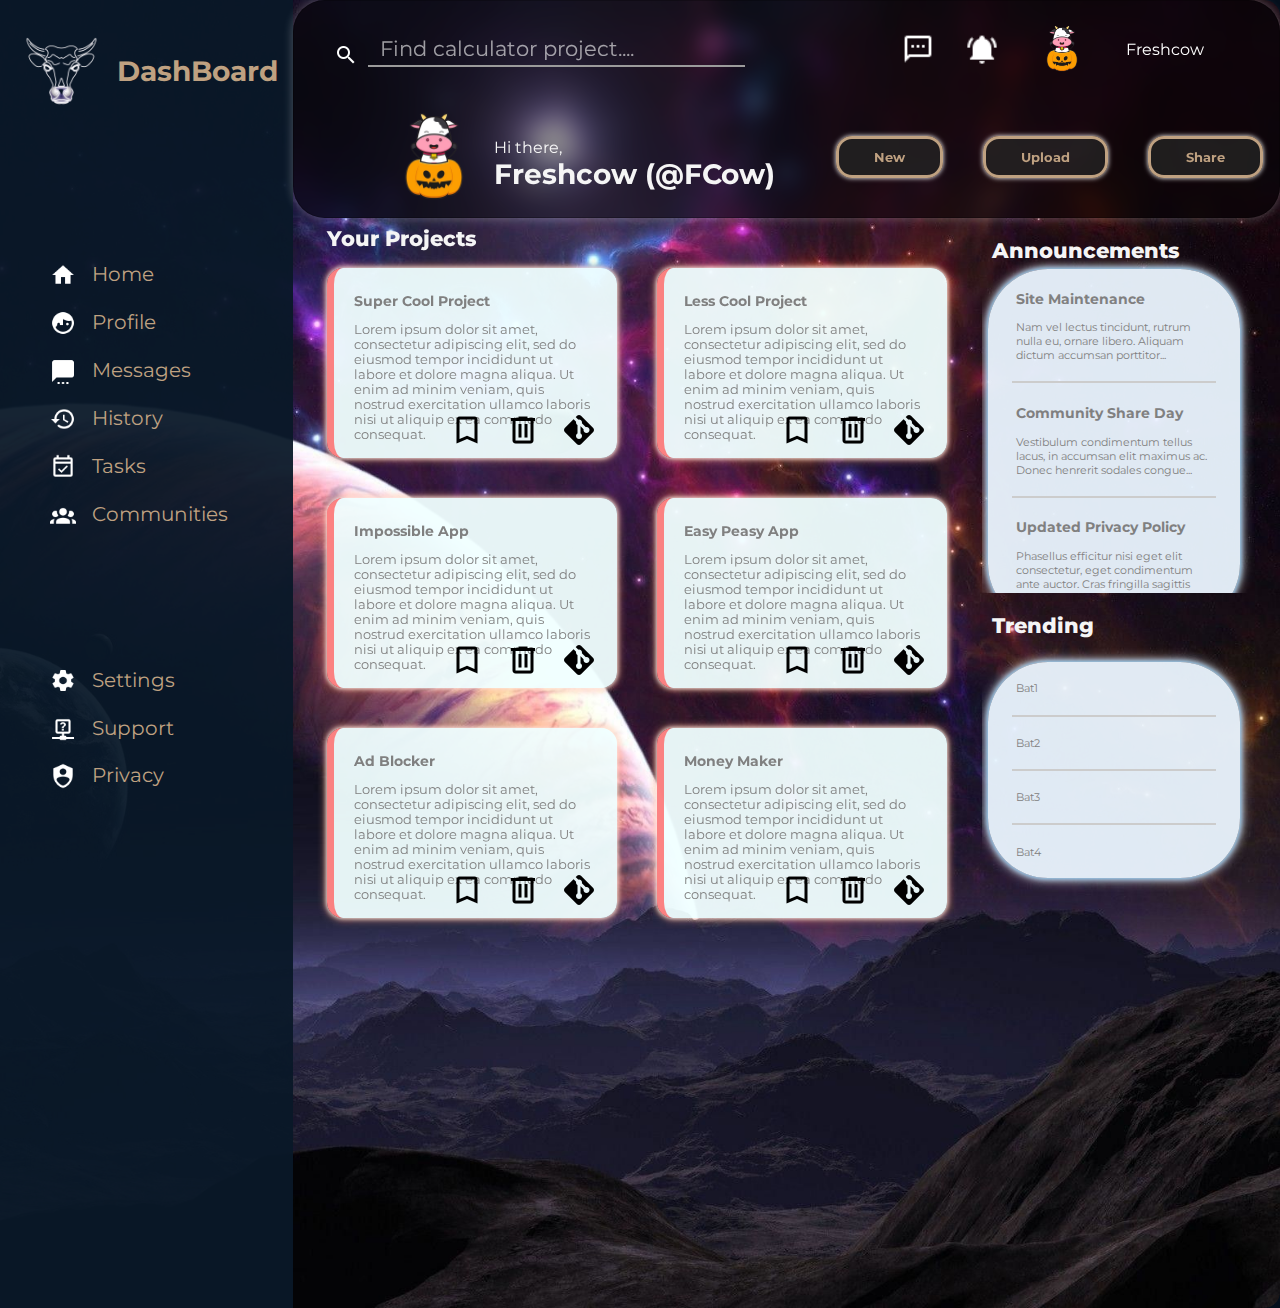
<file: index.html>
<!DOCTYPE html>
<html lang="en">
  <head>
    <meta charset="UTF-8" />
    <meta http-equiv="X-UA-Compatible" content="IE=edge" />
    <meta name="viewport" content="width=device-width, initial-scale=1.0" />
    <title>Admin Dashboard</title>
    <link rel="stylesheet" href="style.css" />
    <link
      href="https://fonts.googleapis.com/css2?family=Montserrat:wght@400;500;600;700;900&display=swap"
      rel="stylesheet"
    />
  </head>
  <body>
    <div class="page-container">
      <div class="sidebar">
        <div class="barContent">
          <img
            style="height: 7rem; width: 7rem"
            src="./img/cow-neon-removebg-preview.png"
            alt="cow-logo"
          />
          <div class="dashboard-text">DashBoard</div>
        </div>
        <div class="barContent">
          <div class="dash-container">
            <img class="dash-img" src="./img/home.png" alt="profile icon" />
            <div class="dash-text">Home</div>
          </div>
          <div>
            <div class="dash-container">
              <img
                class="dash-img"
                src="./img/face-man-profile.png"
                alt="home icon"
              />
              <div class="dash-text">Profile</div>
            </div>
          </div>
          <div>
            <div class="dash-container">
              <img
                class="dash-img"
                src="./img/message-settings.png"
                alt="message icon"
              />
              <div class="dash-text">Messages</div>
            </div>
          </div>
          <div>
            <div class="dash-container">
              <img
                class="dash-img"
                src="./img/history.png"
                alt="history icon"
              />
              <div class="dash-text">History</div>
            </div>
          </div>
          <div>
            <div class="dash-container">
              <img
                class="dash-img"
                src="./img/calendar-check-outline.png"
                alt="tasks icon"
              />
              <div class="dash-text">Tasks</div>
            </div>
          </div>
          <div>
            <div class="dash-container">
              <img
                class="dash-img"
                src="./img/account-group.png"
                alt="communities icon"
              />
              <div class="dash-text">Communities</div>
            </div>
          </div>
        </div>
        <div class="barContent">
          <div>
            <div class="dash-container">
              <img class="dash-img" src="./img/cog.png" alt="settings icon" />
              <div class="dash-text">Settings</div>
            </div>
          </div>
          <div>
            <div class="dash-container">
              <img
                class="dash-img"
                src="./img/help-network-outline.png"
                alt="support icon"
              />
              <div class="dash-text">Support</div>
            </div>
          </div>
          <div>
            <div class="dash-container">
              <img
                class="dash-img"
                src="./img/shield-account.png"
                alt="security icon"
              />
              <div class="dash-text">Privacy</div>
            </div>
          </div>
        </div>
      </div>
      <div class="header">
        <div class="search">
          <label for="searchBar">
            <img
              class="search-icon"
              style="margin-bottom: -4px; cursor: pointer"
              src="./img/magnify.png"
              alt="search icon"
            />
          </label>
          <input
            type="search"
            id="searchBar"
            name=""
            placeholder="Find calculator project...."
          />
        </div>
        <div class="notification">
          <img
            class="message-icon"
            src="./img/message-processing-outline.png"
            alt="message icon"
          />
          <img class="bell" src="./img/bell-ring (2).png" alt="notif bell" />
          <img
            class="cow-profile-pic"
            src="./img/cow-logo-removebg-preview.png"
            alt="cow proile pic"
          />
          <div>Freshcow</div>
        </div>
        <div class="greeting-container">
          <img
            src="./img/cow-logo-removebg-preview.png"
            alt="cow profile pic"
          />
          <div style="align-self: end">Hi there,</div>
          <div>Freshcow (@FCow)</div>
        </div>
        <div class="buttons">
          <button>New</button>
          <button>Upload</button>
          <button>Share</button>
        </div>
      </div>
      <div class="main-content">
        <div class="cards">
          <header>Your Projects</header>
          <div class="card">
            <h3>Super Cool Project</h3>
            <p>
              Lorem ipsum dolor sit amet, consectetur adipiscing elit, sed do
              eiusmod tempor incididunt ut labore et dolore magna aliqua. Ut
              enim ad minim veniam, quis nostrud exercitation ullamco laboris
              nisi ut aliquip ex ea commodo consequat.
            </p>
            <div class="icon-container">
              <img src="./img/bookmark-outline.png" alt="bookmark image" />
              <img src="./img/trash-can-outline.png" alt="trashcan image" />
              <img src="./img/git (1).png" alt="git image" />
            </div>
          </div>
          <div class="card">
            <h3>Less Cool Project</h3>
            <p>
              Lorem ipsum dolor sit amet, consectetur adipiscing elit, sed do
              eiusmod tempor incididunt ut labore et dolore magna aliqua. Ut
              enim ad minim veniam, quis nostrud exercitation ullamco laboris
              nisi ut aliquip ex ea commodo consequat.
            </p>
            <div class="icon-container">
              <img src="./img/bookmark-outline.png" alt="bookmark image" />
              <img src="./img/trash-can-outline.png" alt="trashcan image" />
              <img src="./img/git (1).png" alt="git image" />
            </div>
          </div>
          <div class="card">
            <h3>Impossible App</h3>
            <p>
              Lorem ipsum dolor sit amet, consectetur adipiscing elit, sed do
              eiusmod tempor incididunt ut labore et dolore magna aliqua. Ut
              enim ad minim veniam, quis nostrud exercitation ullamco laboris
              nisi ut aliquip ex ea commodo consequat.
            </p>
            <div class="icon-container">
              <img src="./img/bookmark-outline.png" alt="bookmark image" />
              <img src="./img/trash-can-outline.png" alt="trashcan image" />
              <img src="./img/git (1).png" alt="git image" />
            </div>
          </div>
          <div class="card">
            <h3>Easy Peasy App</h3>
            <p>
              Lorem ipsum dolor sit amet, consectetur adipiscing elit, sed do
              eiusmod tempor incididunt ut labore et dolore magna aliqua. Ut
              enim ad minim veniam, quis nostrud exercitation ullamco laboris
              nisi ut aliquip ex ea commodo consequat.
            </p>
            <div class="icon-container">
              <img src="./img/bookmark-outline.png" alt="bookmark image" />
              <img src="./img/trash-can-outline.png" alt="trashcan image" />
              <img src="./img/git (1).png" alt="git image" />
            </div>
          </div>
          <div class="card">
            <h3>Ad Blocker</h3>
            <p>
              Lorem ipsum dolor sit amet, consectetur adipiscing elit, sed do
              eiusmod tempor incididunt ut labore et dolore magna aliqua. Ut
              enim ad minim veniam, quis nostrud exercitation ullamco laboris
              nisi ut aliquip ex ea commodo consequat.
            </p>
            <div class="icon-container">
              <img src="./img/bookmark-outline.png" alt="bookmark image" />
              <img src="./img/trash-can-outline.png" alt="trashcan image" />
              <img src="./img/git (1).png" alt="git image" />
            </div>
          </div>
          <div class="card">
            <h3>Money Maker</h3>
            <p>
              Lorem ipsum dolor sit amet, consectetur adipiscing elit, sed do
              eiusmod tempor incididunt ut labore et dolore magna aliqua. Ut
              enim ad minim veniam, quis nostrud exercitation ullamco laboris
              nisi ut aliquip ex ea commodo consequat.
            </p>
            <div class="icon-container">
              <img src="./img/bookmark-outline.png" alt="bookmark image" />
              <img src="./img/trash-can-outline.png" alt="trashcan image" />
              <img src="./img/git (1).png" alt="git image" />
            </div>
          </div>
        </div>
        <div class="right-bar">
          <div class="announcements">
            <header>Announcements</header>
            <div class="content-box">
              <div class="list-content">
                <h3>Site Maintenance</h3>
                <p>
                  Nam vel lectus tincidunt, rutrum nulla eu, ornare libero.
                  Aliquam dictum accumsan porttitor...
                </p>
              </div>
              <div class="list-content">
                <h3>Community Share Day</h3>
                <p>
                  Vestibulum condimentum tellus lacus, in accumsan elit maximus
                  ac. Donec henrerit sodales congue...
                </p>
              </div>
              <div class="list-content">
                <h3>Updated Privacy Policy</h3>
                <p>
                  Phasellus efficitur nisi eget elit consectetur, eget
                  condimentum ante auctor. Cras fringilla sagittis sem in
                  mattis...
                </p>
              </div>
            </div>
          </div>
          <div class="trending">
            <header>Trending</header>
            <div class="content-box">
              <div class="list-content"><p>Bat1</p></div>
              <div class="list-content"><p>Bat2</p></div>
              <div class="list-content"><p>Bat3</p></div>
              <div class="list-content"><p>Bat4</p></div>
            </div>
          </div>
        </div>
      </div>
    </div>
  </body>
</html>
</file>
<file: style.css>
:root {
  /* font-family subject to change */
  --defaultFont: "Montserrat", sans-serif;
  --default-bg-color: black;
  color: grey;
}

body {
  box-sizing: border-box;
  margin: 0;
  padding: 0;
  height: 100vh;
  width: 100vw;
  font-family: var(--defaultFont);
  border: none;

  display: grid;
  place-items: center;
  background-color: #040f1c;
  position: relative;
}

.page-container {
  height: 100%;
  width: 100%;
  display: grid;
  grid-template: 1fr 5fr / 0.8fr 4fr;
  justify-content: center;

  border-radius: 1rem;
}

.sidebar {
  grid-row: 1/3;
  display: flex;
  flex-flow: column nowrap;
  gap: 100px;
  color: #bfa181;
  /* background-color: rgba(133, 23, 26, .9); */
  background-color: rgba(10, 24, 40, 0.95);
}

.barContent:nth-child(1) {
  font-size: 1.75rem; /* can change font-family here as well */
  padding: 15px;
  padding-left: 5px;
  font-weight: bold;

  display: flex;
  flex-flow: row nowrap;
  justify-content: center;
  align-items: center;
  /* flex: 1; */
}

.barContent:nth-child(2),
.barContent:nth-child(3) {
  display: flex;
  flex-flow: column nowrap;
  gap: 1.4rem;
  padding: 20px;
  padding-left: 50px;
  font-size: 1.25rem;
}

.dash-container {
  display: flex;
  flex-flow: row nowrap;
  text-align: center;
  justify-content: flex-start;
  gap: 1rem;
  cursor: pointer;
}

.dash-container:hover {
  transform: scale(1.1);
  text-shadow: whitesmoke 1px 0px 8px;
}

.dash-img {
  height: 1.6rem;
  width: 1.6rem;
}

.header {
  color: white;
  border-radius: 2rem;
  position: relative;
  display: grid;
  grid-template: 0.8fr 1fr / 2fr 1fr;
  place-items: center;
  /* remember to do box-shadow */
}

.search {
  display: flex;
  justify-self: stretch;
  max-width: 80%;
  padding-left: 40px;
  align-items: end;
}

#searchBar {
  flex: 1;
  margin: 0 10px;
  /* border-radius: 2rem; */
  padding: 0.25rem 0.75rem;
  font-family: var(--defaultFont);

  background: transparent;
  color: rgba(255, 255, 255, 1.5);
  border: 0;
  border-bottom: 2px solid #9b9b9b;
  outline: 0;
  font-size: 1.3rem;
  transition: border-color 0.2s;
}

#searchBar:focus {
  padding-bottom: 6px;
  font-weight: 700;
  border-width: 3px;
  border-image: linear-gradient(to right, #11998e, #38ef7d);
  border-image-slice: 1;
}

#searchBar::placeholder {
  color: rgba(255, 255, 255, 0.6);
}

.notification {
  justify-self: end;
  padding-right: 75px;
  display: flex;
  flex-flow: row nowrap;
  flex: auto;
  justify-content: center;
  align-items: center;
  gap: 2rem;
}

.cow-profile-pic {
  height: 4rem;
  width: 4rem;
  cursor: pointer;
}

.cow-profile-pic:hover,
.bell:hover,
.message-icon:hover {
  transform: scale(1.1);
}

.bell,
.message-icon {
  height: 2rem;
  width: 2rem;
  cursor: pointer;
}

.greeting-container {
  justify-self: start;
  display: grid;
  grid-template: 1fr 1fr / auto 1fr;
  color: whitesmoke;
  margin-left: 5rem;
}

.greeting-container > img {
  height: 7.5rem;
  width: 7.5rem;
  grid-row: 1/3;
}

.greeting-container > div:first-child {
  align-self: end;
}

.greeting-container > div:last-child {
  font-weight: bold;
  font-size: 1.75rem;
}

.buttons {
  justify-self: start;

  display: flex;
  gap: 2.5rem;
  justify-content: flex-start;
  padding: 1rem;
}

.buttons > * {
  padding: 10px 35px;
  border-radius: 1rem;
  cursor: pointer;
  font-family: var(--defaultFont);
  font-weight: bold;
  color: #bfa181;
  border: 3px solid #bfa181;
  background: rgba(35, 35, 35, 0.8);
  box-shadow: 0 0 5px white;
}

.buttons > *:hover {
  border: 2px solid white;
  background: transparent;
  color: white;
}

.main-content {
  display: grid;
  grid-template: 1fr/ 3fr 1.3fr;
}

.cards {
  position: relative;
  grid-row: 1/3;
  display: grid;
  gap: 20px;
  grid-template-columns: repeat(2, min(500px, 45%));
  grid-template-rows: 20px repeat(3, min(210px, 30%));

  justify-content: center;
  align-content: start;
}

header {
  font-size: 1.3rem;
  font-weight: 800;
  padding-left: 10px;
  color: whitesmoke;
}

.cards > header {
  grid-column: 1 / span 2;
  margin-bottom: -20px;
  align-self: center;
}

.card {
  position: relative;
  border-left: 7px solid rgba(255, 100, 100, 0.8);
  border-radius: 1rem;

  margin: 10px;
  padding: 0.7rem 20px;
  background-color: rgba(240, 255, 255, 0.95);
  box-shadow: 0 0 5px white, 0 0 10px #ffa07a;
}

.card:hover {
  transform: scale(1.1);
  box-shadow: 0 0 5px white, 0 0 10px lightskyblue, 0 0 15px #7ad9ff;
}

.icon-container {
  position: absolute;
  bottom: 10px;
  right: 20px;
  display: flex;
  flex-flow: row nowrap;
  gap: 20px;
}

.icon-container > img[src] {
  height: 80%;
  width: 80%;
  cursor: pointer;
}

.card > p {
  font-size: 0.8rem;
}

.announcements > header {
  align-self: end;
}

.right-bar {
  display: flex;
  flex-flow: column nowrap;
  margin-right: 1.5rem;
}

.announcements,
.trending {
  display: grid;
  grid-template-rows: 45px 0.8fr;
  max-height: 375px;
  align-items: center;
  overflow: auto;
  flex: 1;
}

.content-box {
  border-radius: 60px;

  margin: 6px;
  margin-right: 1em;
  padding: 0 1.5rem;
  display: flex;
  flex-flow: column nowrap;
  justify-content: center;
  background-color: rgba(235, 245, 255, 0.95);
  box-shadow: 0 0 5px lightskyblue, 0 0 7.5px lightsteelblue, 0 0 12.5px white;
}

.list-content {
  padding: 0.5rem 4px;
  flex: 1;
  border-bottom: 2px #ccc solid;
}

.trending > header {
  align-self: end;
}

.list-content:last-child {
  border-bottom: none;
}

.list-content > p {
  font-size: 70%;
}

h3 {
  font-size: 85%;
}

.page-container {
  background-image: url(./img/space-background.jpg);
  background-repeat: no-repeat;
  background-position: center;
  background-size: cover;
}

.header {
  background-color: rgba(0, 0, 0, 0.45);
  border: 1px solid rgba(0, 0, 0, 0.25);
  box-shadow: 0 0 10px 1px rgba(255, 255, 255, 0.25);
  backdrop-filter: blur(10px);
}
</file>
